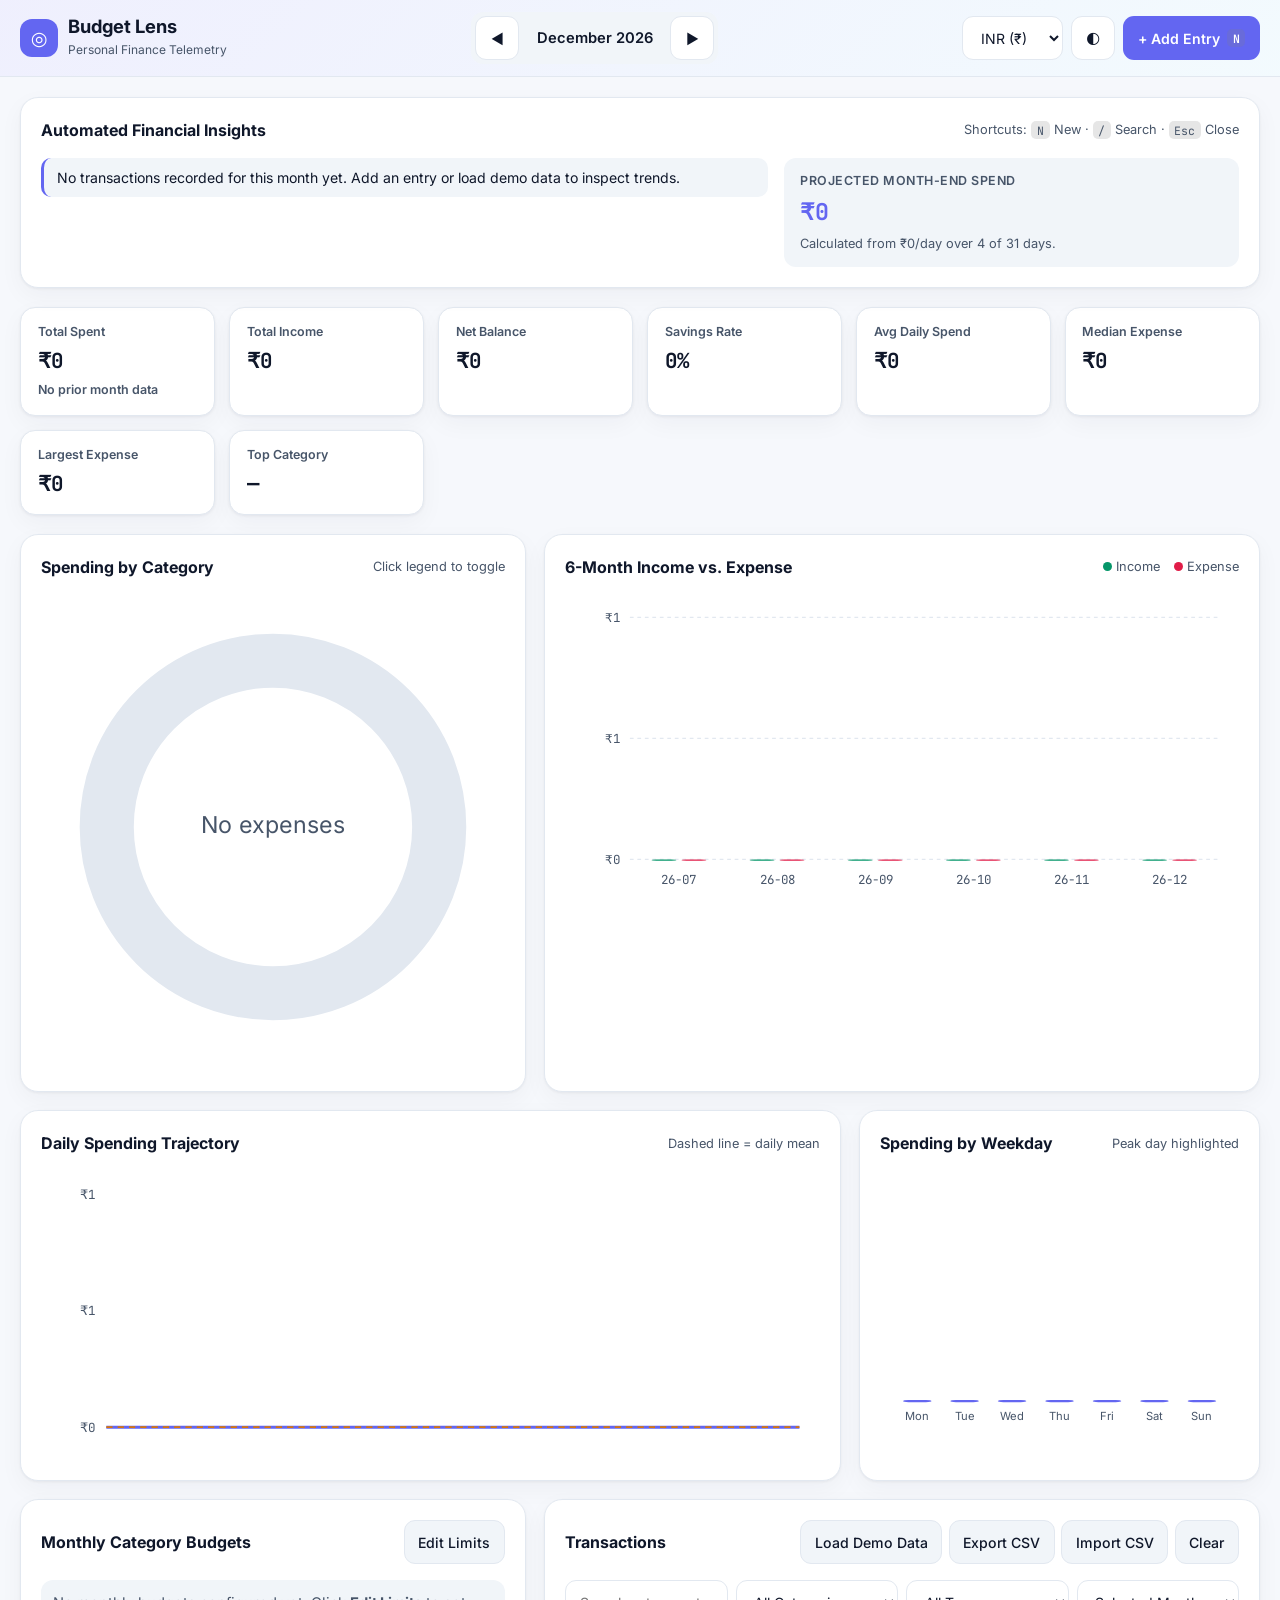
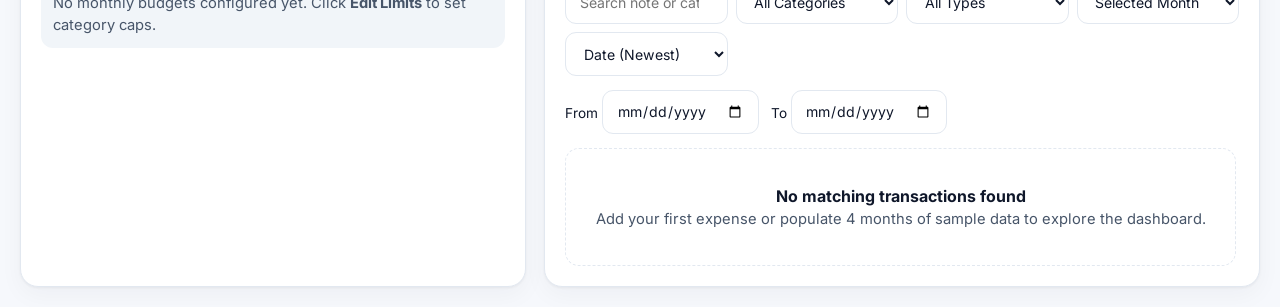
<file: index.html>
<!DOCTYPE html>
<html lang="en">
<head>
  <meta charset="UTF-8" />
  <meta name="viewport" content="width=device-width, initial-scale=1.0" />
  <title>Budget Lens — Visual Expense Tracker &amp; Personal Finance Analytics</title>
  <meta name="description" content="Track expenses, manage monthly category budgets, and explore hand-built SVG financial analytics with zero dependencies." />
  <meta property="og:title" content="Budget Lens — Personal Finance &amp; Visual Budget Analytics" />
  <meta property="og:description" content="A data-driven expense tracker featuring hand-coded SVG charts, linear spending projections, and CSV import/export." />
  <meta property="og:type" content="website" />
  <link rel="icon" type="image/svg+xml" href="data:image/svg+xml,%3Csvg xmlns='http://www.w3.org/2000/svg' viewBox='0 0 64 64'%3E%3Crect width='64' height='64' rx='16' fill='%236366f1'/%3E%3Ccircle cx='32' cy='32' r='16' fill='none' stroke='%23ffffff' stroke-width='6' stroke-dasharray='72 30'/%3E%3C/svg%3E" />
  <link rel="preconnect" href="https://fonts.googleapis.com" />
  <link rel="preconnect" href="https://fonts.gstatic.com" crossorigin />
  <link href="https://fonts.googleapis.com/css2?family=Inter:wght@400;500;600;700&family=JetBrains+Mono:wght@500;700&display=swap" rel="stylesheet" />
  <link rel="stylesheet" href="css/styles.css" />
</head>
<body>
  <div id="storage-warning" class="warning-banner" role="alert" hidden>
    Browser storage is unavailable (private mode or restricted permissions). Changes will remain in memory for this session only.
  </div>

  <header class="topbar">
    <div class="topbar-inner">
      <div class="brand">
        <span class="brand-logo" aria-hidden="true">◎</span>
        <div>
          <h1 class="brand-title">Budget Lens</h1>
          <span class="brand-sub">Personal Finance Telemetry</span>
        </div>
      </div>

      <div class="month-nav" role="group" aria-label="Select reporting month">
        <button id="btn-prev-month" class="icon-btn" type="button" aria-label="Previous month">◀</button>
        <span id="current-month-label" class="month-label" aria-live="polite">November 2026</span>
        <button id="btn-next-month" class="icon-btn" type="button" aria-label="Next month">▶</button>
      </div>

      <div class="topbar-controls">
        <label class="sr-only" for="currency-select">Currency</label>
        <select id="currency-select" class="select-control" aria-label="Currency">
          <option value="INR">INR (₹)</option>
          <option value="USD">USD ($)</option>
          <option value="EUR">EUR (€)</option>
          <option value="GBP">GBP (£)</option>
        </select>
        <button id="btn-theme" class="icon-btn" type="button" aria-label="Toggle color theme">🌓</button>
        <button id="btn-open-add" class="btn-primary desktop-only" type="button">+ Add Entry <kbd>N</kbd></button>
      </div>
    </div>
  </header>

  <main class="dashboard">
    <!-- INSIGHTS & PROJECTION BANNER -->
    <section class="panel span-12 insights-panel" aria-labelledby="insights-heading">
      <div class="insights-header">
        <h2 id="insights-heading" class="panel-title">Automated Financial Insights</h2>
        <span class="shortcut-hint" aria-hidden="true">Shortcuts: <kbd>N</kbd> New · <kbd>/</kbd> Search · <kbd>Esc</kbd> Close</span>
      </div>
      <div class="insights-grid">
        <ul id="insights-list" class="insights-list"></ul>
        <div id="projection-card" class="projection-box"></div>
      </div>
    </section>

    <!-- 8 KPI CARDS -->
    <section id="kpi-grid" class="kpi-grid span-12" aria-label="Key financial metrics"></section>

    <!-- CHARTS ROW 1 -->
    <section class="panel span-5" aria-labelledby="donut-heading">
      <div class="panel-head">
        <h2 id="donut-heading" class="panel-title">Spending by Category</h2>
        <span class="panel-hint">Click legend to toggle</span>
      </div>
      <div id="chart-donut" class="chart-box"></div>
      <div id="donut-legend" class="donut-legend" role="group" aria-label="Toggle categories"></div>
      <div id="table-donut" class="sr-only"></div>
    </section>

    <section class="panel span-7" aria-labelledby="monthly-heading">
      <div class="panel-head">
        <h2 id="monthly-heading" class="panel-title">6-Month Income vs. Expense</h2>
        <div class="legend-inline" aria-hidden="true">
          <span><i class="dot dot-income"></i>Income</span>
          <span><i class="dot dot-expense"></i>Expense</span>
        </div>
      </div>
      <div id="chart-monthly" class="chart-box"></div>
      <div id="table-monthly" class="sr-only"></div>
    </section>

    <!-- CHARTS ROW 2 -->
    <section class="panel span-8" aria-labelledby="daily-heading">
      <div class="panel-head">
        <h2 id="daily-heading" class="panel-title">Daily Spending Trajectory</h2>
        <span class="panel-hint">Dashed line = daily mean</span>
      </div>
      <div id="chart-daily" class="chart-box"></div>
      <div id="table-daily" class="sr-only"></div>
    </section>

    <section class="panel span-4" aria-labelledby="weekday-heading">
      <div class="panel-head">
        <h2 id="weekday-heading" class="panel-title">Spending by Weekday</h2>
        <span class="panel-hint">Peak day highlighted</span>
      </div>
      <div id="chart-weekday" class="chart-box"></div>
      <div id="table-weekday" class="sr-only"></div>
    </section>

    <!-- BUDGETS COLUMN -->
    <section class="panel span-5" aria-labelledby="budgets-heading">
      <div class="panel-head">
        <h2 id="budgets-heading" class="panel-title">Monthly Category Budgets</h2>
        <button id="btn-edit-budgets" class="btn-ghost" type="button">Edit Limits</button>
      </div>
      <div id="budget-ring-wrap" class="budget-ring-wrap"></div>
      <div id="budget-list" class="budget-list"></div>
    </section>

    <!-- TRANSACTIONS & DATA TOOLS COLUMN -->
    <section class="panel span-7" aria-labelledby="tx-heading">
      <div class="panel-head">
        <h2 id="tx-heading" class="panel-title">Transactions</h2>
        <div class="data-actions">
          <button id="btn-demo" class="btn-ghost" type="button">Load Demo Data</button>
          <button id="btn-export-csv" class="btn-ghost" type="button">Export CSV</button>
          <label class="btn-ghost file-label" for="input-import-csv">Import CSV</label>
          <input id="input-import-csv" type="file" accept=".csv,text/csv" class="sr-only" />
          <button id="btn-clear-all" class="btn-ghost danger-text" type="button">Clear</button>
        </div>
      </div>

      <div class="filter-bar">
        <input id="filter-search" class="input-control" type="search" placeholder="Search note or category (/)" aria-label="Search transactions" />
        <select id="filter-category" class="select-control" aria-label="Filter by category">
          <option value="all">All Categories</option>
        </select>
        <select id="filter-type" class="select-control" aria-label="Filter by type">
          <option value="all">All Types</option>
          <option value="expense">Expenses</option>
          <option value="income">Income</option>
        </select>
        <select id="filter-range" class="select-control" aria-label="Filter by date range">
          <option value="selected">Selected Month</option>
          <option value="lastMonth">Previous Month</option>
          <option value="last30">Last 30 Days</option>
          <option value="all">All Time</option>
          <option value="custom">Custom Range</option>
        </select>
        <select id="filter-sort" class="select-control" aria-label="Sort transactions">
          <option value="date-desc">Date (Newest)</option>
          <option value="date-asc">Date (Oldest)</option>
          <option value="amount-desc">Amount (High → Low)</option>
          <option value="amount-asc">Amount (Low → High)</option>
          <option value="category-asc">Category (A → Z)</option>
        </select>
      </div>

      <div id="custom-date-row" class="custom-dates" hidden>
        <label>From <input id="filter-from" type="date" class="input-control" /></label>
        <label>To <input id="filter-to" type="date" class="input-control" /></label>
      </div>

      <div id="tx-list" class="tx-list" aria-live="polite"></div>
    </section>
  </main>

  <!-- MOBILE FLOATING ACTION BUTTON -->
  <button id="fab-add" class="fab" type="button" aria-label="Add new transaction">+</button>

  <!-- ADD / EDIT TRANSACTION MODAL / BOTTOM SHEET -->
  <div id="tx-modal" class="modal-backdrop" role="dialog" aria-modal="true" aria-labelledby="tx-modal-title" hidden>
    <form id="tx-form" class="modal-card sheet-card" novalidate>
      <div class="modal-head">
        <h2 id="tx-modal-title">Add Transaction</h2>
        <button id="btn-close-tx-modal" class="icon-btn" type="button" aria-label="Close form">✕</button>
      </div>

      <input type="hidden" id="tx-id" />
      <div class="type-toggle" role="radiogroup" aria-label="Transaction type">
        <button type="button" class="toggle-opt is-active" data-type="expense" aria-checked="true">Expense</button>
        <button type="button" class="toggle-opt" data-type="income" aria-checked="false">Income</button>
      </div>

      <div class="form-field">
        <label for="tx-amount">Amount</label>
        <input id="tx-amount" class="input-control mono" type="number" step="0.01" min="0.01" placeholder="0.00" required />
        <span id="err-amount" class="field-error" role="alert"></span>
      </div>

      <div class="form-row">
        <div class="form-field">
          <label for="tx-category">Category</label>
          <select id="tx-category" class="select-control" required></select>
        </div>
        <div class="form-field">
          <label for="tx-date">Date</label>
          <input id="tx-date" class="input-control" type="date" required />
          <span id="err-date" class="field-error" role="alert"></span>
        </div>
      </div>

      <div class="form-field">
        <label for="tx-note">Note (optional, max 80 chars)</label>
        <input id="tx-note" class="input-control" type="text" maxlength="80" placeholder="e.g., Metro pass, groceries, freelance..." />
        <span id="err-note" class="field-error" role="alert"></span>
      </div>

      <div class="modal-actions">
        <button type="button" id="btn-cancel-tx" class="btn-ghost">Cancel</button>
        <button type="submit" class="btn-primary">Save Transaction</button>
      </div>
    </form>
  </div>

  <!-- BUDGET LIMITS MODAL -->
  <div id="budget-modal" class="modal-backdrop" role="dialog" aria-modal="true" aria-labelledby="budget-modal-title" hidden>
    <form id="budget-form" class="modal-card">
      <div class="modal-head">
        <h2 id="budget-modal-title">Monthly Category Budgets</h2>
        <button id="btn-close-budget-modal" class="icon-btn" type="button" aria-label="Close budgets">✕</button>
      </div>
      <div id="budget-inputs" class="budget-inputs"></div>
      <div class="modal-actions">
        <button type="button" id="btn-cancel-budget" class="btn-ghost">Cancel</button>
        <button type="submit" class="btn-primary">Save Budgets</button>
      </div>
    </form>
  </div>

  <!-- CSV IMPORT PREVIEW MODAL -->
  <div id="import-modal" class="modal-backdrop" role="dialog" aria-modal="true" aria-labelledby="import-modal-title" hidden>
    <div class="modal-card">
      <div class="modal-head">
        <h2 id="import-modal-title">CSV Import Preview</h2>
        <button id="btn-close-import" class="icon-btn" type="button" aria-label="Close preview">✕</button>
      </div>
      <div id="import-summary" class="import-summary"></div>
      <div class="modal-actions">
        <button type="button" id="btn-cancel-import" class="btn-ghost">Cancel</button>
        <button type="button" id="btn-confirm-import" class="btn-primary">Import Valid Rows</button>
      </div>
    </div>
  </div>

  <!-- CLEAR DATA CONFIRMATION MODAL -->
  <div id="clear-modal" class="modal-backdrop" role="dialog" aria-modal="true" aria-labelledby="clear-modal-title" hidden>
    <div class="modal-card">
      <h2 id="clear-modal-title">Clear All Data?</h2>
      <p class="muted-text">This will permanently remove all transactions and custom budgets from this browser.</p>
      <div class="modal-actions">
        <button type="button" id="btn-cancel-clear" class="btn-ghost">Keep Data</button>
        <button type="button" id="btn-confirm-clear" class="btn-danger">Delete Everything</button>
      </div>
    </div>
  </div>

  <!-- FLOATING CHART TOOLTIP & ARIA TOAST -->
  <div id="chart-tooltip" class="chart-tooltip" role="tooltip" hidden></div>
  <div id="toast-region" class="toast-region" role="status" aria-live="polite"></div>

  <script type="module" src="js/main.js"></script>
</body>
</html>
</file>
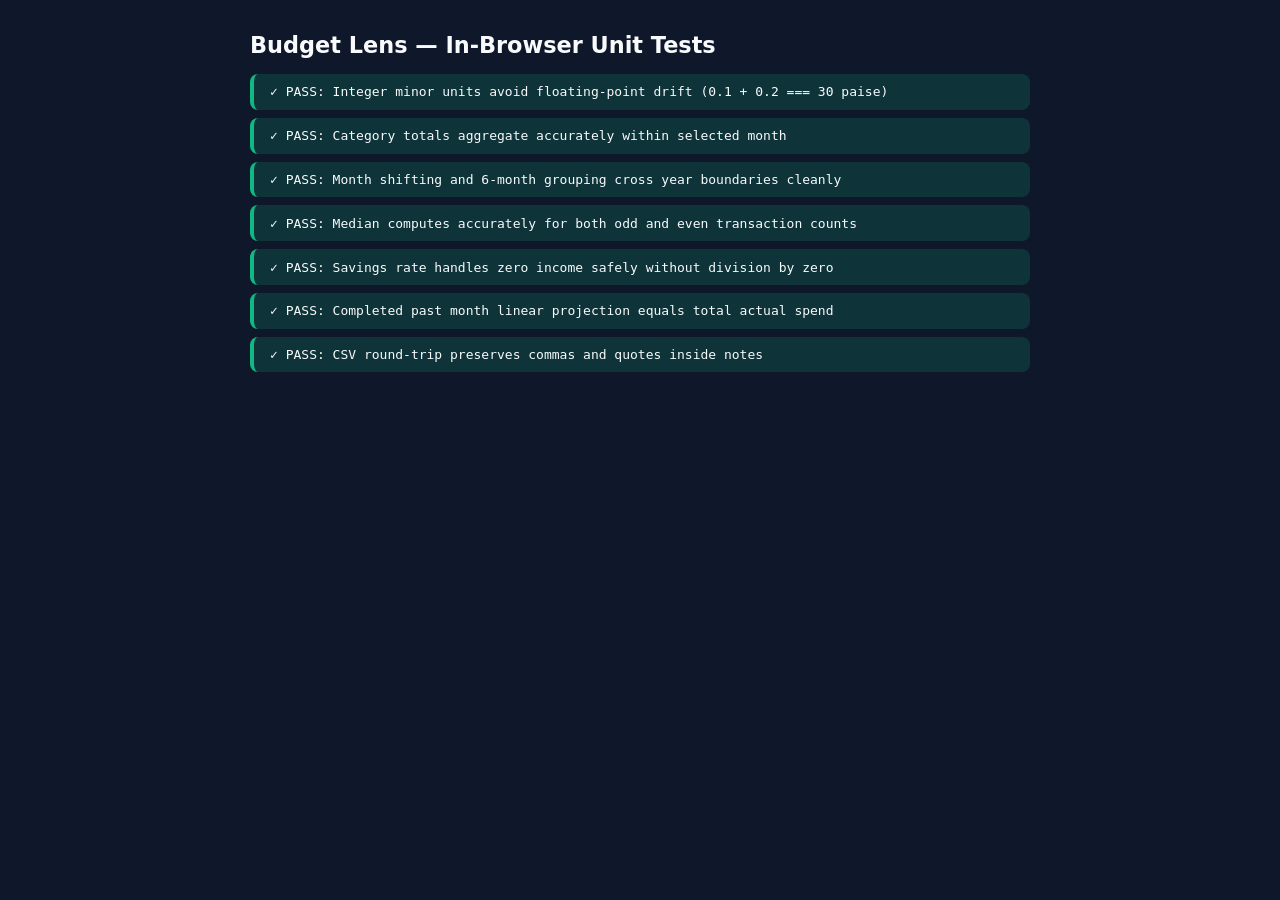
<file: tests/tests.html>
<!DOCTYPE html>
<html lang="en">
<head>
  <meta charset="UTF-8" />
  <title>Budget Lens — Unit Test Suite</title>
  <style>
    body { font-family: system-ui, sans-serif; max-width: 780px; margin: 2rem auto; padding: 0 1rem; background: #0f172a; color: #f8fafc; }
    h1 { font-size: 1.4rem; margin-bottom: 1rem; }
    .row { padding: 0.65rem 1rem; border-radius: 8px; margin-bottom: 0.5rem; font-family: monospace; }
    .pass { background: rgba(16, 185, 129, 0.18); border-left: 4px solid #10b981; }
    .fail { background: rgba(244, 63, 94, 0.22); border-left: 4px solid #f43f5e; }
  </style>
</head>
<body>
  <h1>Budget Lens — In-Browser Unit Tests</h1>
  <div id="results"></div>

  <script type="module">
    import { toMinorUnits, shiftMonth } from '../js/format.js';
    import { computeMonthlySummary, computeMedian, computeSixMonthSeries } from '../js/analytics.js';
    import { serializeTransactionsCSV, parseTransactionsCSV } from '../js/csv.js';

    const out = document.getElementById('results');

    function assertEqual(actual, expected, msg = '') {
      if (actual !== expected) throw new Error(`${msg} Expected ${JSON.stringify(expected)}, got ${JSON.stringify(actual)}`);
    }

    function test(name, fn) {
      const div = document.createElement('div');
      try {
        fn();
        div.className = 'row pass';
        div.textContent = `✓ PASS: ${name}`;
      } catch (err) {
        div.className = 'row fail';
        div.textContent = `✗ FAIL: ${name} — ${err.message}`;
      }
      out.appendChild(div);
    }

    test('Integer minor units avoid floating-point drift (0.1 + 0.2 === 30 paise)', () => {
      assertEqual(toMinorUnits('0.10') + toMinorUnits('0.20'), 30);
    });

    test('Category totals aggregate accurately within selected month', () => {
      const txs = [
        { id: '1', date: '2026-11-02', type: 'expense', category: 'Food', amount: 25000, note: '' },
        { id: '2', date: '2026-11-05', type: 'expense', category: 'Food', amount: 15000, note: '' },
        { id: '3', date: '2026-11-06', type: 'expense', category: 'Transport', amount: 10000, note: '' }
      ];
      const res = computeMonthlySummary(txs, '2026-11');
      assertEqual(res.byCategory.Food, 40000);
      assertEqual(res.byCategory.Transport, 10000);
      assertEqual(res.totalSpent, 50000);
    });

    test('Month shifting and 6-month grouping cross year boundaries cleanly', () => {
      assertEqual(shiftMonth('2026-01', -1), '2025-12');
      const txs = [
        { id: '1', date: '2025-12-15', type: 'expense', category: 'Food', amount: 50000, note: '' },
        { id: '2', date: '2026-01-10', type: 'income', category: 'Savings', amount: 200000, note: '' }
      ];
      const series = computeSixMonthSeries(txs, '2026-01');
      assertEqual(series[4].month, '2025-12');
      assertEqual(series[4].expense, 50000);
      assertEqual(series[5].income, 200000);
    });

    test('Median computes accurately for both odd and even transaction counts', () => {
      assertEqual(computeMedian([100, 500, 200]), 200);
      assertEqual(computeMedian([100, 200, 400, 500]), 300);
    });

    test('Savings rate handles zero income safely without division by zero', () => {
      const txs = [{ id: '1', date: '2026-10-01', type: 'expense', category: 'Food', amount: 10000, note: '' }];
      const res = computeMonthlySummary(txs, '2026-10');
      assertEqual(res.savingsRate, 0);
    });

    test('Completed past month linear projection equals total actual spend', () => {
      const txs = [{ id: '1', date: '2025-05-12', type: 'expense', category: 'Shopping', amount: 90000, note: '' }];
      const res = computeMonthlySummary(txs, '2025-05');
      assertEqual(res.projectedSpend, 90000);
    });

    test('CSV round-trip preserves commas and quotes inside notes', () => {
      const original = [{ id: 't1', date: '2026-11-10', type: 'expense', category: 'Food', amount: 12345, note: 'Lunch, "special" thali' }];
      const csv = serializeTransactionsCSV(original);
      const parsed = parseTransactionsCSV(csv);
      assertEqual(parsed.errors.length, 0);
      assertEqual(parsed.valid[0].amount, 12345);
      assertEqual(parsed.valid[0].note, 'Lunch, "special" thali');
    });
  </script>
</body>
</html>
</file>
<file: css/styles.css>
:root {
  --bg: #f6f8fc;
  --surface: #ffffff;
  --surface-subtle: #f1f5f9;
  --border: #e2e8f0;
  --text: #0f172a;
  --text-muted: #475569;
  --accent: #6366f1;
  --accent-hover: #4f46e5;
  --income: #059669;
  --expense: #e11d48;
  --amber: #d97706;
  --shadow: 0 1px 3px rgba(15, 23, 42, 0.06), 0 8px 24px rgba(15, 23, 42, 0.04);
  --radius: 18px;
  --font-ui: "Inter", system-ui, sans-serif;
  --font-mono: "JetBrains Mono", monospace;
}

[data-theme="dark"] {
  --bg: #0b1120;
  --surface: #111827;
  --surface-subtle: #1e293b;
  --border: #263244;
  --text: #f8fafc;
  --text-muted: #94a3b8;
  --accent: #818cf8;
  --accent-hover: #6366f1;
  --income: #34d399;
  --expense: #fb7185;
  --amber: #fbbf24;
  --shadow: 0 4px 24px rgba(0, 0, 0, 0.35);
}

*, *::before, *::after { box-sizing: border-box; margin: 0; padding: 0; }

body {
  font-family: var(--font-ui);
  background: var(--bg);
  color: var(--text);
  line-height: 1.5;
  min-height: 100dvh;
}

.mono { font-family: var(--font-mono); font-variant-numeric: tabular-nums; }
.sr-only { position: absolute; width: 1px; height: 1px; overflow: hidden; clip: rect(0 0 0 0); }
.muted-text { color: var(--text-muted); font-size: 0.92rem; }
.danger-text { color: var(--expense); }

.warning-banner {
  background: var(--amber); color: #0f172a; text-align: center;
  padding: 0.5rem 1rem; font-size: 0.85rem; font-weight: 600;
}

/* Sticky Topbar */
.topbar {
  position: sticky; top: 0; z-index: 30;
  background: linear-gradient(135deg, rgba(99, 102, 241, 0.1), rgba(14, 165, 233, 0.05)), var(--surface);
  border-bottom: 1px solid var(--border);
  backdrop-filter: blur(12px);
}
.topbar-inner {
  max-width: 1360px; margin: 0 auto; padding: 0.75rem 1.25rem;
  display: flex; flex-wrap: wrap; gap: 0.75rem; align-items: center; justify-content: space-between;
}
.brand { display: flex; align-items: center; gap: 0.65rem; }
.brand-logo {
  width: 38px; height: 38px; border-radius: 12px; display: grid; place-items: center;
  background: var(--accent); color: #fff; font-weight: 700; font-size: 1.2rem;
}
.brand-title { font-size: 1.15rem; font-weight: 700; line-height: 1.1; }
.brand-sub { font-size: 0.75rem; color: var(--text-muted); }

.month-nav { display: flex; align-items: center; gap: 0.5rem; background: var(--surface-subtle); padding: 0.25rem; border-radius: 12px; }
.month-label { min-width: 135px; text-align: center; font-weight: 600; font-size: 0.92rem; }
.topbar-controls { display: flex; align-items: center; gap: 0.5rem; }

/* Controls & Buttons (44px+ touch targets) */
.icon-btn, .btn-primary, .btn-ghost, .btn-danger, .select-control, .input-control {
  min-height: 44px; border-radius: 11px; font-family: inherit; font-size: 0.88rem;
  border: 1px solid var(--border); background: var(--surface); color: var(--text);
  padding: 0.5rem 0.85rem; transition: transform 0.14s ease, border-color 0.2s, background 0.2s;
}
.icon-btn { min-width: 44px; padding: 0.5rem; cursor: pointer; display: inline-grid; place-items: center; }
.icon-btn:hover, .btn-ghost:hover { border-color: var(--accent); transform: translateY(-1px); }
.btn-primary {
  background: var(--accent); color: #fff; border-color: transparent; font-weight: 600; cursor: pointer;
  display: inline-flex; align-items: center; gap: 0.45rem;
}
.btn-primary:hover { background: var(--accent-hover); transform: translateY(-1px); }
.btn-primary:active, .icon-btn:active { transform: scale(0.97); }
.btn-ghost { background: var(--surface-subtle); cursor: pointer; font-weight: 500; }
.btn-danger { background: var(--expense); color: #fff; border-color: transparent; font-weight: 600; cursor: pointer; }
.file-label { display: inline-flex; align-items: center; }
kbd {
  font-family: var(--font-mono); font-size: 0.72rem; padding: 0.1rem 0.35rem;
  border-radius: 5px; background: rgba(128, 128, 128, 0.2);
}

/* 12-Column Dashboard Grid */
.dashboard {
  max-width: 1360px; margin: 0 auto; padding: 1.25rem;
  display: grid; grid-template-columns: repeat(12, 1fr); gap: 1.15rem;
}
.span-12 { grid-column: span 12; }
.span-8 { grid-column: span 8; }
.span-7 { grid-column: span 7; }
.span-5 { grid-column: span 5; }
.span-4 { grid-column: span 4; }

@media (max-width: 1024px) {
  .span-8, .span-7, .span-5, .span-4 { grid-column: span 12; }
}

.panel {
  background: var(--surface); border: 1px solid var(--border);
  border-radius: var(--radius); padding: 1.25rem; box-shadow: var(--shadow);
  animation: cardEnter 0.35s ease both;
}
@keyframes cardEnter {
  from { opacity: 0; transform: translateY(8px); }
  to { opacity: 1; transform: translateY(0); }
}

.panel-head, .insights-header {
  display: flex; flex-wrap: wrap; justify-content: space-between; align-items: center;
  gap: 0.5rem; margin-bottom: 1rem;
}
.panel-title { font-size: 1rem; font-weight: 700; }
.panel-hint, .shortcut-hint { font-size: 0.8rem; color: var(--text-muted); }

/* Insights & Projection */
.insights-grid { display: grid; grid-template-columns: 1.6fr 1fr; gap: 1rem; }
@media (max-width: 820px) { .insights-grid { grid-template-columns: 1fr; } }
.insights-list { list-style: none; display: flex; flex-direction: column; gap: 0.45rem; }
.insights-list li {
  padding: 0.55rem 0.8rem; border-radius: 10px; background: var(--surface-subtle);
  font-size: 0.88rem; border-left: 3px solid var(--accent);
}
.projection-box {
  padding: 0.9rem 1rem; border-radius: 12px; background: var(--surface-subtle);
  display: flex; flex-direction: column; justify-content: center; gap: 0.25rem;
}
.proj-label { font-size: 0.78rem; text-transform: uppercase; letter-spacing: 0.04em; color: var(--text-muted); font-weight: 600; }
.proj-value { font-size: 1.45rem; font-weight: 700; color: var(--accent); }
.proj-note { font-size: 0.8rem; color: var(--text-muted); }

/* KPI Grid */
.kpi-grid {
  display: grid; grid-template-columns: repeat(auto-fit, minmax(185px, 1fr)); gap: 0.85rem;
}
.kpi-card {
  background: var(--surface); border: 1px solid var(--border); border-radius: 15px;
  padding: 0.95rem 1.05rem; box-shadow: var(--shadow);
}
.kpi-label { font-size: 0.78rem; color: var(--text-muted); font-weight: 600; display: block; }
.kpi-val { font-size: 1.3rem; font-weight: 700; display: block; margin-top: 0.2rem; }
.kpi-delta { font-size: 0.78rem; font-weight: 600; margin-top: 0.2rem; display: inline-block; }
.delta-good { color: var(--income); }
.delta-bad { color: var(--expense); }

/* SVG Charts & Legends */
.chart-box { width: 100%; overflow: hidden; }
.chart-box svg { width: 100%; height: auto; display: block; }
.svg-bar { transition: opacity 0.2s, transform 0.35s ease; transform-origin: bottom; }
.svg-bar:hover, .svg-slice:hover { opacity: 0.82; cursor: pointer; }
.svg-line-anim { stroke-dasharray: 1200; stroke-dashoffset: 0; animation: drawLine 0.8s ease forwards; }
@keyframes drawLine { from { stroke-dashoffset: 1200; } to { stroke-dashoffset: 0; } }

.legend-inline { display: flex; gap: 0.85rem; font-size: 0.8rem; color: var(--text-muted); }
.dot { display: inline-block; width: 9px; height: 9px; border-radius: 50%; margin-right: 4px; }
.dot-income { background: var(--income); }
.dot-expense { background: var(--expense); }

.donut-legend { display: flex; flex-wrap: wrap; gap: 0.45rem; margin-top: 0.75rem; }
.legend-chip {
  min-height: 36px; padding: 0.25rem 0.65rem; border-radius: 999px; font-size: 0.78rem;
  border: 1px solid var(--border); background: var(--surface-subtle); color: var(--text);
  cursor: pointer; display: inline-flex; align-items: center; gap: 0.35rem;
}
.legend-chip.is-hidden { opacity: 0.42; text-decoration: line-through; }

/* Budgets */
.budget-ring-wrap { display: flex; align-items: center; gap: 1rem; margin-bottom: 1rem; padding: 0.75rem; border-radius: 12px; background: var(--surface-subtle); }
.budget-list { display: flex; flex-direction: column; gap: 0.75rem; }
.budget-item { display: flex; flex-direction: column; gap: 0.25rem; }
.budget-meta { display: flex; justify-content: space-between; font-size: 0.85rem; }
.progress-track { height: 9px; border-radius: 999px; background: var(--surface-subtle); overflow: hidden; }
.progress-fill { height: 100%; border-radius: 999px; background: var(--income); transition: width 0.35s ease; }
.progress-fill.is-warn { background: var(--amber); }
.progress-fill.is-over { background: var(--expense); }

/* Filters & Transaction List */
.data-actions { display: flex; flex-wrap: wrap; gap: 0.4rem; }
.filter-bar { display: grid; grid-template-columns: repeat(auto-fit, minmax(135px, 1fr)); gap: 0.5rem; margin-bottom: 0.85rem; }
.custom-dates { display: flex; flex-wrap: wrap; gap: 0.75rem; margin-bottom: 0.85rem; font-size: 0.85rem; }

.tx-list { display: flex; flex-direction: column; gap: 0.85rem; max-height: 620px; overflow-y: auto; padding-right: 0.2rem; }
.day-group { display: flex; flex-direction: column; gap: 0.4rem; }
.day-header {
  display: flex; justify-content: space-between; font-size: 0.8rem; font-weight: 600;
  color: var(--text-muted); padding: 0.25rem 0.5rem; border-bottom: 1px solid var(--border);
}
.tx-row {
  display: flex; justify-content: space-between; align-items: center; gap: 0.65rem;
  padding: 0.6rem 0.75rem; border-radius: 12px; background: var(--surface-subtle);
}
.tx-main { display: flex; align-items: center; gap: 0.65rem; min-width: 0; }
.cat-badge {
  width: 34px; height: 34px; border-radius: 10px; display: grid; place-items: center;
  font-size: 1rem; flex-shrink: 0; color: #fff;
}
.tx-title { font-weight: 600; font-size: 0.9rem; display: block; }
.tx-note { font-size: 0.8rem; color: var(--text-muted); white-space: nowrap; overflow: hidden; text-overflow: ellipsis; max-width: 240px; display: block; }
.tx-right { display: flex; align-items: center; gap: 0.45rem; flex-shrink: 0; }
.tx-amount { font-weight: 700; font-size: 0.94rem; }
.tx-amount.is-income { color: var(--income); }
.tx-amount.is-expense { color: var(--expense); }

.empty-state { text-align: center; padding: 2.2rem 1rem; border: 1px dashed var(--border); border-radius: 14px; }

/* Modals, Mobile Bottom Sheet, Tooltip & Toast */
.fab {
  position: fixed; right: 1.25rem; bottom: 1.25rem; z-index: 35; width: 56px; height: 56px;
  border-radius: 50%; border: none; background: var(--accent); color: #fff; font-size: 1.75rem;
  box-shadow: 0 10px 25px rgba(99, 102, 241, 0.45); cursor: pointer; display: none;
}
@media (max-width: 720px) {
  .desktop-only { display: none; }
  .fab { display: grid; place-items: center; }
}

.modal-backdrop {
  position: fixed; inset: 0; z-index: 50; background: rgba(15, 23, 42, 0.6);
  backdrop-filter: blur(4px); display: grid; place-items: center; padding: 1rem;
}
.modal-backdrop[hidden] { display: none; }
.modal-card {
  width: 100%; max-width: 460px; background: var(--surface); border: 1px solid var(--border);
  border-radius: 20px; padding: 1.35rem; display: flex; flex-direction: column; gap: 0.9rem;
}
@media (max-width: 600px) {
  .modal-backdrop { align-items: end; padding: 0; }
  .sheet-card { border-radius: 22px 22px 0 0; max-width: 100%; }
}
.modal-head { display: flex; justify-content: space-between; align-items: center; }
.type-toggle { display: grid; grid-template-columns: 1fr 1fr; gap: 0.4rem; background: var(--surface-subtle); padding: 0.25rem; border-radius: 12px; }
.toggle-opt { min-height: 44px; border: none; border-radius: 9px; background: transparent; color: var(--text); font-weight: 600; cursor: pointer; }
.toggle-opt.is-active { background: var(--accent); color: #fff; }
.form-field { display: flex; flex-direction: column; gap: 0.3rem; }
.form-field label { font-size: 0.84rem; font-weight: 600; }
.form-row { display: grid; grid-template-columns: 1fr 1fr; gap: 0.65rem; }
.field-error { color: var(--expense); font-size: 0.78rem; min-height: 1em; }
.modal-actions { display: flex; justify-content: flex-end; gap: 0.5rem; margin-top: 0.4rem; }
.budget-inputs { display: flex; flex-direction: column; gap: 0.55rem; max-height: 55vh; overflow-y: auto; }
.budget-input-row { display: flex; justify-content: space-between; align-items: center; gap: 0.75rem; }

.chart-tooltip {
  position: fixed; z-index: 60; pointer-events: none; padding: 0.45rem 0.7rem;
  border-radius: 9px; background: #0f172a; color: #f8fafc; font-size: 0.8rem;
  box-shadow: 0 8px 20px rgba(0, 0, 0, 0.28); border: 1px solid rgba(255, 255, 255, 0.14);
}
.chart-tooltip[hidden] { display: none; }

.toast-region { position: fixed; bottom: 1.25rem; left: 50%; transform: translateX(-50%); z-index: 70; }
.toast {
  background: #0f172a; color: #fff; padding: 0.65rem 1rem; border-radius: 12px;
  display: flex; align-items: center; gap: 0.85rem; box-shadow: 0 12px 30px rgba(0, 0, 0, 0.35);
}
.toast button { background: var(--accent); color: #fff; border: none; border-radius: 7px; padding: 0.35rem 0.7rem; font-weight: 600; cursor: pointer; }

:focus-visible { outline: 2px solid var(--accent); outline-offset: 2px; }

@media (prefers-reduced-motion: reduce) {
  *, *::before, *::after { animation-duration: 0.01ms !important; transition-duration: 0.01ms !important; }
}

@media print {
  .topbar-controls, .fab, .data-actions, .filter-bar, .tx-right button, #btn-edit-budgets, .shortcut-hint { display: none !important; }
  body { background: #fff; color: #000; }
  .panel, .kpi-card { box-shadow: none; break-inside: avoid; border: 1px solid #ccc; }
  .tx-list { max-height: none; overflow: visible; }
}
</file>
